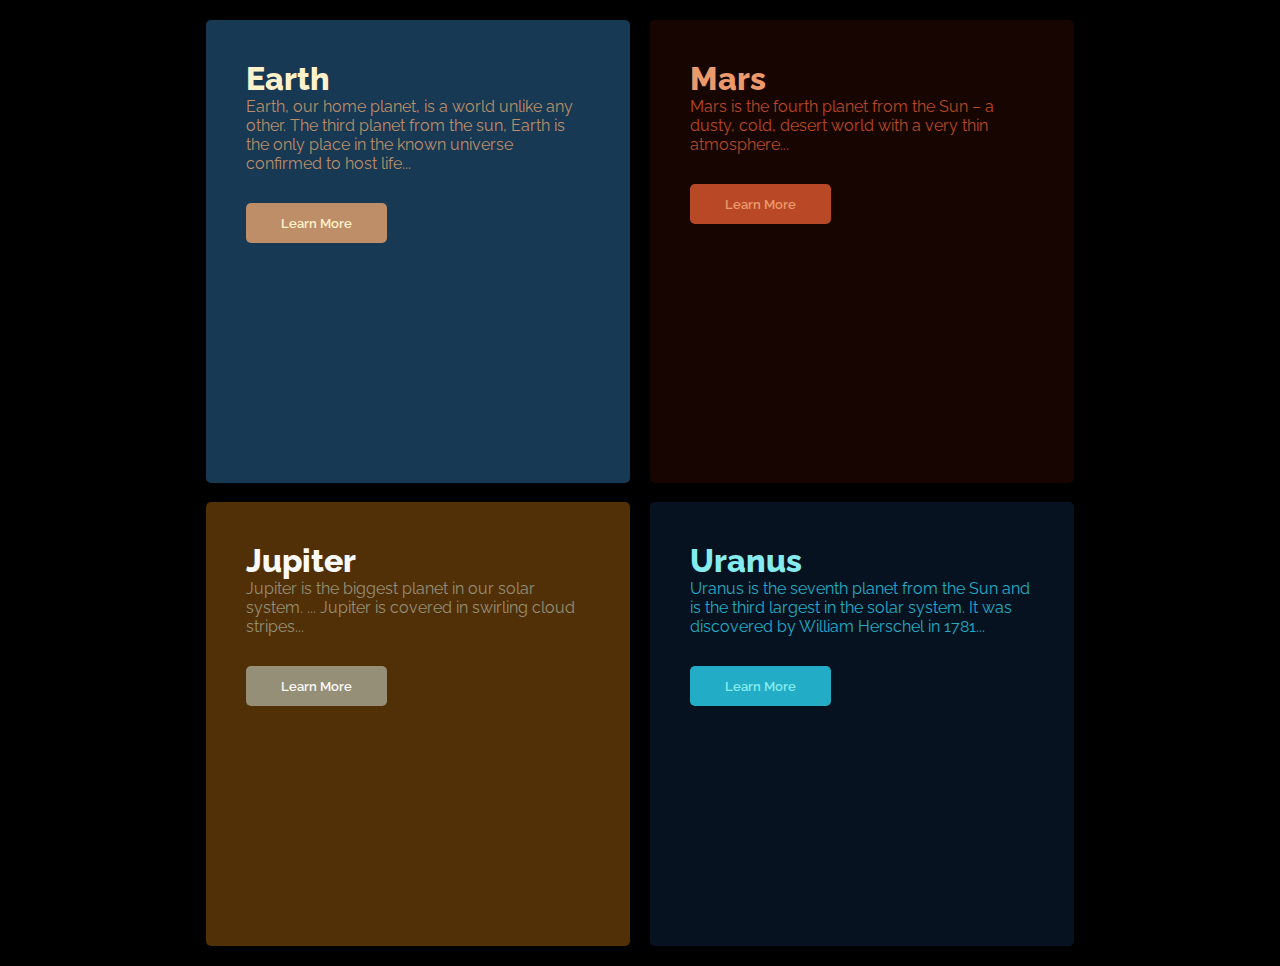
<file: public/index.html>
<!DOCTYPE html>
<html lang="en">
<head>
    <meta charset="UTF-8">
    <meta http-equiv="X-UA-Compatible" content="IE=edge">
    <meta name="viewport" content="width=device-width, initial-scale=1.0">
    <title>Space_Guide_Web_V1</title>
    <link rel="stylesheet" href="./CSS/index.css">
</head>
<body>
    <div class="container">
        <div class="grid">
            <div class="card" id="earth">
                <div class="card_info">
                    <h1>Earth</h1>
                    <p>Earth, our home planet, is a world unlike any other. The third planet from the sun, Earth is the only place in the known universe confirmed to host life...</p>
                    <button class="card_btn" >Learn More</button>
                </div>
                <div class="card_image_banner">
                    <div class="image_banner" id="earth"></div>
                </div>
            </div>
            <div class="card" id="mars">
                <div class="card_info">
                    <h1>Mars</h1>
                    <p>Mars is the fourth planet from the Sun – a dusty, cold, desert world with a very thin atmosphere...</p>
                    <button class="card_btn" >Learn More</button>
                </div>
                <div class="card_image_banner">
                    <div class="image_banner" id="mars"></div>
                </div>
            </div>
            <div class="card" id="jupiter">
                <div class="card_info">
                    <h1>Jupiter</h1>
                    <p>Jupiter is the biggest planet in our solar system. ... Jupiter is covered in swirling cloud stripes...</p>
                    <button class="card_btn" >Learn More</button>
                </div>
                <div class="card_image_banner">
                    <div class="image_banner" id="jupiter"></div>
                </div>
            </div>
            <div class="card" id="uranus">
                <div class="card_info">
                    <h1>Uranus</h1>
                    <p>Uranus is the seventh planet from the Sun and is the third largest in the solar system. It was discovered by William Herschel in 1781...</p>
                    <button class="card_btn" >Learn More</button>
                </div>
                <div class="card_image_banner">
                    <div class="image_banner" id="uranus"></div>
                </div>
            </div>
        </div>
    </div>
</body>
</html>
</file>
<file: public/CSS/index.css>
/*Importing Stuff*/
@import url("https://fonts.googleapis.com/css2?family=Raleway:wght@400;600;800&display=swap");

body,
html {
  margin: 0;
  padding: 10px;
  background: black;
  font-family: "Raleway", sans-serif;
  display: flex;
  justify-content: center;
  align-items: center;
}

:root {
  /*Earth Card Color Scheme*/
  --ea-card-bg: #173954;
  --ea-card-txt: #be8e68;
  --ea-card-hdr: #fff2cb;
  /*Mars Card Color Scheme*/
  --ma-card-bg: #170501;
  --ma-card-txt: #b94926;
  --ma-card-hdr: #ec9a6b;
  /*Jupiter Card Color Scheme*/
  --ju-card-bg: #513008;
  --ju-card-txt: #958f77;
  --ju-card-hdr: #faf9f7;
  /*Uranus Card Color Scheme*/
  --ur-card-bg: #061220;
  --ur-card-txt: #22acc6;
  --ur-card-hdr: #86ebee;
}

/*Alignment, Sizing, and more*/
.container {
  /* background-color: red; */ /*For testing purposes*/
  overflow: hidden;
  width: 70%;
  height: auto;
  margin: 0;
}

.grid {
  display: grid;
  grid-template-columns: 2fr 2fr;
  grid-auto-rows: minmax(100px, auto);
  row-gap: 1.2rem;
  column-gap: 1.2rem;
}

.card {
  display: grid;
  grid-template-rows: 1fr min-content;
  width: 100%;
  overflow: hidden;
  border-radius: 5px;
}

div[class="card_info"] {
  padding: 40px;
}

/*Styling of Text*/
p {
  margin: 0;
  padding: 0;
  font-size: 16px;
  font-weight: 400;
}

h1 {
  margin: 0;
  padding: 0;
  font-weight: 800;
}

/*Styling of Image Banners*/
.card > .card_image_banner > .image_banner {
  padding: 0;
  margin: 0;
  height: 200px;
  background-size: cover;
  background-position: 50%;
  background-repeat: no-repeat;
}

/*Base Design for Card Button*/
.card > .card_info > .card_btn {
  font-family: inherit;
  font-weight: 600;
  border: none;
  border-radius: 5px;
  padding: 12px 35px 12px 35px;
  margin: 30px 0 0 0;
  transition: box-shadow 80ms ease;
}
.card > .card_info > .card_btn:hover {
  box-shadow: 5px 8px 30px rgba(0, 0, 0, 0.192);
  transition: box-shadow 80ms ease;
}
/**/
/**/

/*Earth Card CSS*/
.card[id="earth"] {
  background-color: var(--ea-card-bg);
}
/*Sets Color For h1*/
.card[id="earth"] > div[class="card_info"] > h1 {
  color: var(--ea-card-hdr);
}
/*Sets Color For p*/
.card[id="earth"] > div[class="card_info"] > p {
  color: var(--ea-card-txt);
}
/*Sets Background for image header*/
.card[id="earth"] > .card_image_banner > .image_banner[id="earth"] {
  background-image: url("https://images.pexels.com/photos/220201/pexels-photo-220201.jpeg?auto=compress&cs=tinysrgb&dpr=2&h=650&w=940");
}
/*Sets Background Color and Txt Color for Button*/
.card[id="earth"] > .card_info > .card_btn {
  background-color: var(--ea-card-txt);
  color: var(--ea-card-hdr);
}
/**/
/**/

/*Mars Card CSS*/
.card[id="mars"] {
  background-color: var(--ma-card-bg);
}
/*Sets Color For h1*/
.card[id="mars"] div[class="card_info"] > h1 {
  color: var(--ma-card-hdr);
}
/*Sets Color For p*/
.card[id="mars"] div[class="card_info"] > p {
  color: var(--ma-card-txt);
}
/*Sets Background for image header*/
.card[id="mars"] > .card_image_banner > .image_banner[id="mars"] {
  background-image: url("https://wallpapercave.com/wp/wp2461878.jpg");
}
/*Sets Background Color and Txt Color for Button*/
.card[id="mars"] > .card_info > .card_btn {
  background-color: var(--ma-card-txt);
  color: var(--ma-card-hdr);
}
/**/
/**/

/*Jupiter Card CSS*/
.card[id="jupiter"] {
  background-color: var(--ju-card-bg);
}
/*Sets Color For h1*/
.card[id="jupiter"] div[class="card_info"] > h1 {
  color: var(--ju-card-hdr);
}
/*Sets Color For p*/
.card[id="jupiter"] div[class="card_info"] > p {
  color: var(--ju-card-txt);
}
/*Sets Background for image header*/
.card[id="jupiter"] > .card_image_banner > .image_banner[id="jupiter"] {
  background-image: url("https://cdn.theatlantic.com/media/img/photo/2018/01/gorgeous-images-of-the-planet-jupit/j01_25783327168-1/original.jpg");
  background-position: 50%;
  background-size: cover;
}
/*Sets Background Color and Txt Color for Button*/
.card[id="jupiter"] > .card_info > .card_btn {
  background-color: var(--ju-card-txt);
  color: var(--ju-card-hdr);
}
/**/
/**/

/*Uranus Card CSS*/
.card[id="uranus"] {
  background-color: var(--ur-card-bg);
}
/*Sets Color For h1*/
.card[id="uranus"] div[class="card_info"] > h1 {
  color: var(--ur-card-hdr);
}
/*Sets Color For p*/
.card[id="uranus"] div[class="card_info"] > p {
  color: var(--ur-card-txt);
}
/*Sets Background for image header*/
.card[id="uranus"] > .card_image_banner > .image_banner[id="uranus"] {
  background-image: url("https://www.deccanherald.com/sites/dh/files/articleimages/2020/10/23/file79hfdsvggi012zmw8su-905907-1603430893.jpg");
  background-position: 50%;
  background-size: cover;
}
/*Sets Background Color and Txt Color for Button*/
.card[id="uranus"] > .card_info > .card_btn {
  background-color: var(--ur-card-txt);
  color: var(--ur-card-hdr);
}

/*Tablets*/
@media only screen and (max-width: 1024px) {
  .grid {
    grid-template-columns: 1fr;
    grid-auto-rows: minmax(100px, auto);
    row-gap: 1.2rem;
  }
  .container {
    width: 80%;
    height: auto;
    margin: auto;
  }
  .card {
    display: grid;
    grid-template-rows: 1fr min-content;
    width: 100%;
    overflow: hidden;
    border-radius: 5px;
  }

  div[class="card_info"] {
    padding: 40px;
  }

  /*Styling of Text*/
  p {
    margin: 0;
    padding: 0;
    font-size: 12px;
    font-weight: 400;
  }

  h1 {
    margin: 0;
    padding: 0;
    font-weight: 800;
    font-size: 24px;
  }
  .card > .card_image_banner > .image_banner {
    padding: 0;
    margin: 0;
    height: 200px;
    background-size: 100%;
    background-position-y: -100px;
  }
  /*Styling of Image Banners*/
  .card > .card_image_banner > .image_banner {
    padding: 0;
    margin: 0;
    height: 200px;
    background-size: 200% !important;
    background-position: 50% !important;
  }
  /*Base Design for Card Button*/
  .card > .card_info > .card_btn {
    font-size: 10px;
    border-radius: 5px;
    padding: 12px 35px 12px 35px;
    margin: 30px 0 0 0;
  }
}
/**/
/**/

/*Phones*/
@media only screen and (max-width: 600px) {
  body,
  html {
    height: auto;
    padding: 20px 0 20px 0;
  }
  .grid {
    grid-template-columns: 1fr;
    grid-auto-rows: minmax(100px, auto);
    row-gap: 1.2rem;
  }
  .container {
    width: 300px;
    height: auto;
    margin: auto;
  }
  .card {
    display: grid;
    grid-template-rows: 1fr min-content;
    width: 100%;
    overflow: hidden;
    border-radius: 5px;
  }

  div[class="card_info"] {
    padding: 40px;
  }

  /*Styling of Text*/
  p {
    margin: 0;
    padding: 0;
    font-size: 12px;
    font-weight: 400;
  }

  h1 {
    margin: 0;
    padding: 0;
    font-weight: 800;
    font-size: 24px;
  }
  .card > .card_image_banner > .image_banner {
    padding: 0;
    margin: 0;
    height: 200px;
    background-size: 100%;
    background-position-y: -100px;
  }
  /*Styling of Image Banners*/
  .card > .card_image_banner > .image_banner {
    padding: 0;
    margin: 0;
    height: 200px;
    background-size: 200% !important;
    background-position: 50% !important;
  }
  /*Base Design for Card Button*/
  .card > .card_info > .card_btn {
    font-size: 10px;
    border-radius: 5px;
    padding: 12px 35px 12px 35px;
    margin: 30px 0 0 0;
  }
}
</file>
